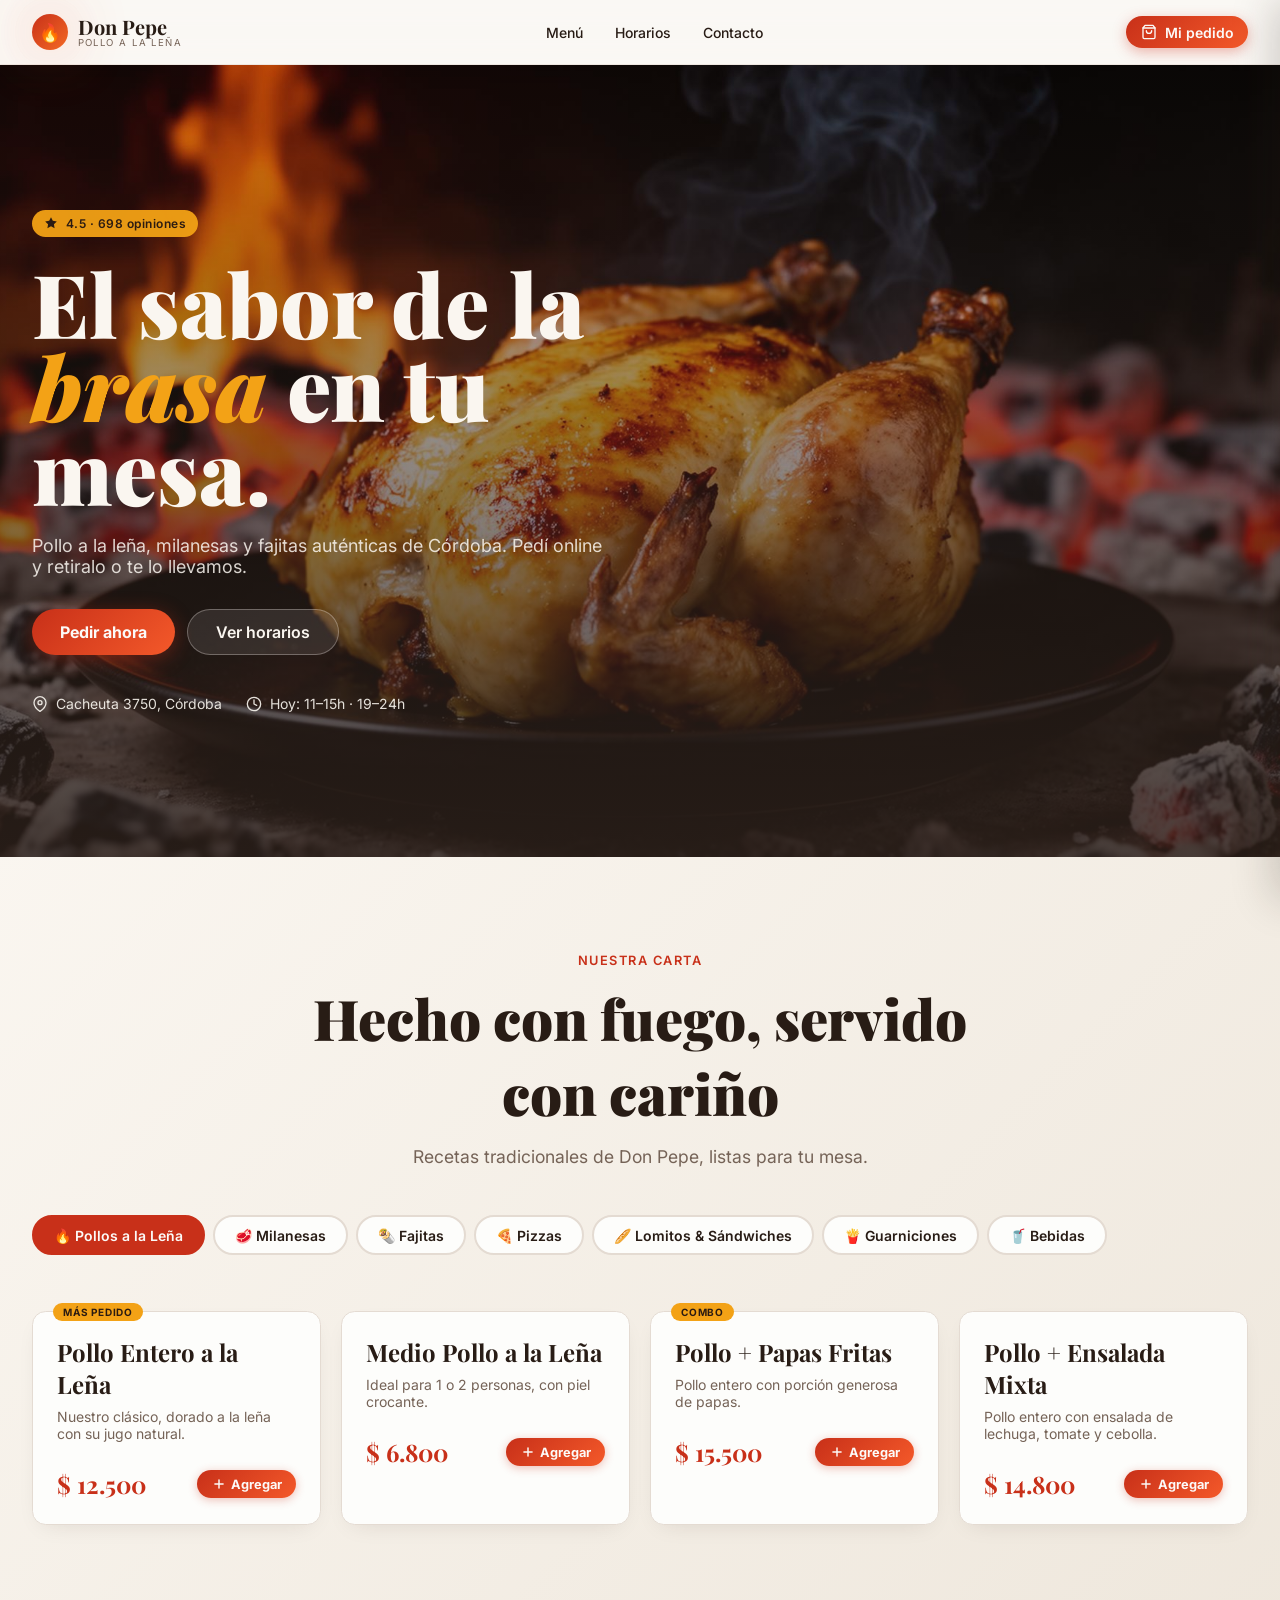
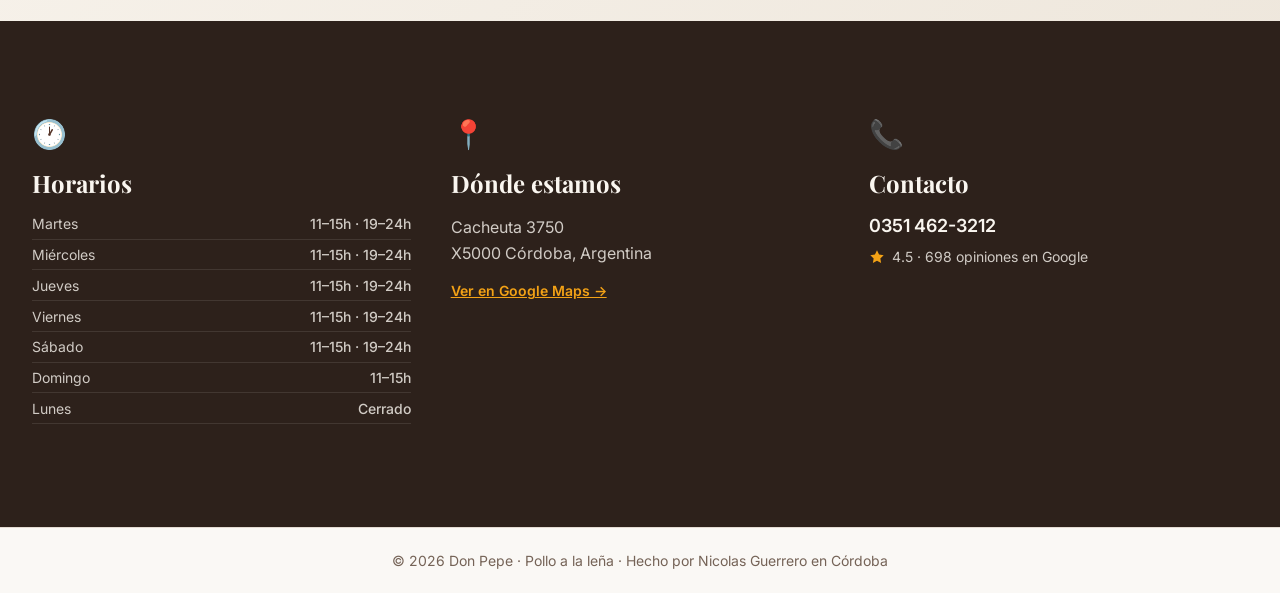
<file: app.html>
<!doctype html>
<html lang="es">
<head>
  <meta charset="UTF-8" />
  <meta name="viewport" content="width=device-width, initial-scale=1.0" />
  <title>Don Pepe — Pollo a la Leña en Córdoba | Pedí Online</title>
  <meta name="description" content="Pedí online en Don Pepe: pollo a la leña, milanesas, fajitas y pizzas en Córdoba. Retiro en local o delivery. Cacheuta 3750." />
  <meta property="og:title" content="Don Pepe — Pollo a la Leña en Córdoba" />
  <meta property="og:description" content="Pedí online: pollo a la leña, milanesas, fajitas y más. Retiro o delivery." />
  <meta property="og:type" content="website" />
  <link rel="preconnect" href="https://fonts.googleapis.com" />
  <link rel="preconnect" href="https://fonts.gstatic.com" crossorigin />
  <link href="https://fonts.googleapis.com/css2?family=Playfair+Display:ital,wght@0,700;0,900;1,700;1,900&family=Inter:wght@400;500;600;700&display=swap" rel="stylesheet" />
  <link rel="stylesheet" href="styles.css" />
</head>
<body>

  <!-- ═══════════════════════════ HEADER ═══════════════════════════ -->
  <header id="header">
    <div class="container header-inner">
      <a href="#inicio" class="logo-link">
        <div class="logo-icon">🔥</div>
        <div class="logo-text">
          <p>Don Pepe</p>
          <p>Pollo a la leña</p>
        </div>
      </a>
      <nav class="header-nav">
        <a href="#menu">Menú</a>
        <a href="#info">Horarios</a>
        <a href="#contacto">Contacto</a>
      </nav>
      <button class="btn-cart" id="btn-open-cart" aria-label="Abrir carrito">
        <svg xmlns="http://www.w3.org/2000/svg" viewBox="0 0 24 24" fill="none" stroke="currentColor" stroke-width="2" stroke-linecap="round" stroke-linejoin="round">
          <path d="M6 2 3 6v14a2 2 0 0 0 2 2h14a2 2 0 0 0 2-2V6l-3-4z"/><line x1="3" y1="6" x2="21" y2="6"/><path d="M16 10a4 4 0 0 1-8 0"/>
        </svg>
        <span class="btn-label">Mi pedido</span>
        <span class="cart-badge" id="cart-badge">0</span>
      </button>
    </div>
  </header>

  <!-- ═══════════════════════════ HERO ═══════════════════════════ -->
  <section id="inicio">
    <div class="hero-bg">
      <img src="src/assets/hero-pollo.jpg" alt="Pollo a la leña dorado de Don Pepe" />
      <div class="hero-overlay"></div>
    </div>
    <div class="hero-content container">
      <div class="hero-inner">
        <span class="hero-badge">
          <svg xmlns="http://www.w3.org/2000/svg" viewBox="0 0 24 24" fill="currentColor" style="width:0.875rem;height:0.875rem"><path d="M12 2l3.09 6.26L22 9.27l-5 4.87 1.18 6.88L12 17.77l-6.18 3.25L7 14.14 2 9.27l6.91-1.01L12 2z"/></svg>
          4.5 · 698 opiniones
        </span>
        <h1 class="hero-title">El sabor de la <em>brasa</em> en tu mesa.</h1>
        <p class="hero-desc">Pollo a la leña, milanesas y fajitas auténticas de Córdoba. Pedí online y retiralo o te lo llevamos.</p>
        <div class="hero-btns">
          <a href="#menu" class="btn-ember">Pedir ahora</a>
          <a href="#info" class="btn-outline-cream">Ver horarios</a>
        </div>
        <div class="hero-meta">
          <span>
            <svg xmlns="http://www.w3.org/2000/svg" viewBox="0 0 24 24" fill="none" stroke="currentColor" stroke-width="2" stroke-linecap="round" stroke-linejoin="round"><path d="M21 10c0 7-9 13-9 13s-9-6-9-13a9 9 0 0 1 18 0z"/><circle cx="12" cy="10" r="3"/></svg>
            Cacheuta 3750, Córdoba
          </span>
          <span>
            <svg xmlns="http://www.w3.org/2000/svg" viewBox="0 0 24 24" fill="none" stroke="currentColor" stroke-width="2" stroke-linecap="round" stroke-linejoin="round"><circle cx="12" cy="12" r="10"/><polyline points="12 6 12 12 16 14"/></svg>
            Hoy: 11–15h · 19–24h
          </span>
        </div>
      </div>
    </div>
  </section>

  <!-- ═══════════════════════════ MENU ═══════════════════════════ -->
  <section id="menu">
    <div class="container">
      <div class="menu-header">
        <p class="section-label">Nuestra carta</p>
        <h2 class="section-title">Hecho con fuego, servido con cariño</h2>
        <p class="section-subtitle">Recetas tradicionales de Don Pepe, listas para tu mesa.</p>
      </div>
      <div class="tabs-wrapper" id="category-tabs"></div>
      <div class="menu-grid" id="menu-grid"></div>
    </div>
  </section>

  <!-- ═══════════════════════════ INFO ═══════════════════════════ -->
  <section id="info">
    <div class="container">
      <div class="info-grid">
        <div>
          <div class="info-icon">🕐</div>
          <h3 class="info-title">Horarios</h3>
          <ul class="schedule-list">
            <li><span>Martes</span><span>11–15h · 19–24h</span></li>
            <li><span>Miércoles</span><span>11–15h · 19–24h</span></li>
            <li><span>Jueves</span><span>11–15h · 19–24h</span></li>
            <li><span>Viernes</span><span>11–15h · 19–24h</span></li>
            <li><span>Sábado</span><span>11–15h · 19–24h</span></li>
            <li><span>Domingo</span><span>11–15h</span></li>
            <li><span>Lunes</span><span>Cerrado</span></li>
          </ul>
        </div>
        <div>
          <div class="info-icon">📍</div>
          <h3 class="info-title">Dónde estamos</h3>
          <p class="info-address">Cacheuta 3750<br>X5000 Córdoba, Argentina</p>
          <a href="https://maps.google.com/?q=Cacheuta+3750+Córdoba" target="_blank" rel="noopener" class="link-mustard">
            Ver en Google Maps →
          </a>
        </div>
        <div id="contacto">
          <div class="info-icon">📞</div>
          <h3 class="info-title">Contacto</h3>
          <a href="tel:+543514623212" class="info-phone">0351 462-3212</a>
          <div class="info-rating">
            <svg xmlns="http://www.w3.org/2000/svg" viewBox="0 0 24 24"><path d="M12 2l3.09 6.26L22 9.27l-5 4.87 1.18 6.88L12 17.77l-6.18 3.25L7 14.14 2 9.27l6.91-1.01L12 2z"/></svg>
            4.5 · 698 opiniones en Google
          </div>
        </div>
      </div>
    </div>
  </section>

  <footer>
    © <span id="footer-year"></span> Don Pepe · Pollo a la leña · Hecho por Nicolas Guerrero en Córdoba
  </footer>

  <!-- ═══════════════════════════ CART DRAWER ═══════════════════════════ -->
  <div class="drawer-overlay" id="drawer-overlay"></div>
  <aside class="drawer" id="cart-drawer" role="dialog" aria-modal="true" aria-label="Tu pedido">
    <div class="drawer-header">
      <div class="drawer-title">
        <svg xmlns="http://www.w3.org/2000/svg" viewBox="0 0 24 24" fill="none" stroke="currentColor" stroke-width="2" stroke-linecap="round" stroke-linejoin="round">
          <path d="M6 2 3 6v14a2 2 0 0 0 2 2h14a2 2 0 0 0 2-2V6l-3-4z"/><line x1="3" y1="6" x2="21" y2="6"/><path d="M16 10a4 4 0 0 1-8 0"/>
        </svg>
        Tu pedido
        <span class="count-label" id="drawer-count"></span>
      </div>
      <button class="btn-close" id="btn-close-cart" aria-label="Cerrar">
        <svg xmlns="http://www.w3.org/2000/svg" viewBox="0 0 24 24" fill="none" stroke="currentColor" stroke-width="2" stroke-linecap="round" stroke-linejoin="round">
          <line x1="18" y1="6" x2="6" y2="18"/><line x1="6" y1="6" x2="18" y2="18"/>
        </svg>
      </button>
    </div>

    <div class="drawer-body" id="drawer-body">
      <!-- renderizado por app.js -->
    </div>

    <div class="drawer-footer" id="drawer-footer" style="display:none">
      <div class="totals">
        <div class="total-row" id="row-subtotal"><span>Subtotal</span><span id="val-subtotal"></span></div>
        <div class="total-row muted" id="row-delivery" style="display:none"><span>Envío</span><span id="val-delivery"></span></div>
        <hr class="total-divider" />
        <div class="total-final"><span>Total</span><span id="val-total"></span></div>
      </div>
      <button class="btn-whatsapp" id="btn-send">
        <svg xmlns="http://www.w3.org/2000/svg" viewBox="0 0 24 24" fill="none" stroke="currentColor" stroke-width="2" stroke-linecap="round" stroke-linejoin="round">
          <path d="M21 15a2 2 0 0 1-2 2H7l-4 4V5a2 2 0 0 1 2-2h14a2 2 0 0 1 2 2z"/>
        </svg>
        Enviar pedido por WhatsApp
      </button>
      <button class="btn-clear" id="btn-clear">Vaciar carrito</button>
    </div>
  </aside>

  <!-- ═══════════════════════════ TOASTS ═══════════════════════════ -->
  <div id="toast-container" aria-live="polite"></div>

  <script src="app.js"></script>
</body>
</html>
</file>
<file: styles.css>
/* ── Variables del sistema de diseño ── */
:root {
  --bg:           hsl(36 33% 97%);
  --fg:           hsl(20 30% 12%);
  --card:         hsl(36 40% 99%);
  --primary:      hsl(8 78% 44%);
  --primary-fg:   hsl(36 40% 98%);
  --primary-glow: hsl(14 90% 56%);
  --secondary:    hsl(36 45% 92%);
  --muted:        hsl(36 25% 93%);
  --muted-fg:     hsl(25 15% 40%);
  --accent:       hsl(38 90% 52%);
  --accent-fg:    hsl(20 40% 12%);
  --border:       hsl(30 25% 86%);
  --destructive:  hsl(0 75% 50%);
  --charcoal:     hsl(20 25% 14%);
  --ember:        hsl(14 90% 56%);
  --cream:        hsl(36 50% 96%);
  --mustard:      hsl(38 90% 52%);
  --radius:       0.85rem;
  --transition:   all 0.3s cubic-bezier(0.4, 0, 0.2, 1);
  --shadow-card:  0 8px 24px -12px hsl(20 30% 12% / 0.15);
  --shadow-warm:  0 20px 50px -20px hsl(8 78% 44% / 0.35);
  --shadow-glow:  0 0 60px hsl(14 90% 56% / 0.45);
}

/* ── Reset ── */
*, *::before, *::after { box-sizing: border-box; margin: 0; padding: 0; }
html { scroll-behavior: smooth; }
body {
  font-family: 'Inter', system-ui, sans-serif;
  background: var(--bg);
  color: var(--fg);
  min-height: 100svh;
  display: flex;
  flex-direction: column;
}
a { color: inherit; text-decoration: none; }
button { cursor: pointer; border: none; background: none; font: inherit; }
ul { list-style: none; }
img { display: block; max-width: 100%; }
input, textarea, select {
  font: inherit;
  background: var(--bg);
  border: 1px solid var(--border);
  border-radius: calc(var(--radius) - 2px);
  padding: 0.5rem 0.75rem;
  width: 100%;
  transition: var(--transition);
  color: var(--fg);
}
input:focus, textarea:focus { outline: 2px solid var(--primary); outline-offset: 1px; }
svg { vertical-align: middle; }

/* ── Layout container ── */
.container {
  width: 100%;
  max-width: 1400px;
  margin-inline: auto;
  padding-inline: 2rem;
}
@media (max-width: 640px) { .container { padding-inline: 1rem; } }


/* ════════════════════════════════════
   HEADER
════════════════════════════════════ */
#header {
  position: sticky;
  top: 0;
  z-index: 40;
  backdrop-filter: blur(12px);
  background: hsl(36 33% 97% / 0.82);
  border-bottom: 1px solid hsl(30 25% 86% / 0.6);
}
.header-inner {
  display: flex;
  align-items: center;
  justify-content: space-between;
  height: 4rem;
}
.logo-link {
  display: flex;
  align-items: center;
  gap: 0.6rem;
}
.logo-icon {
  width: 2.25rem;
  height: 2.25rem;
  border-radius: 50%;
  background: linear-gradient(135deg, var(--primary), hsl(20 90% 55%));
  display: grid;
  place-items: center;
  box-shadow: var(--shadow-glow);
  font-size: 1.1rem;
  color: var(--primary-fg);
}
.logo-text p:first-child {
  font-family: 'Playfair Display', Georgia, serif;
  font-size: 1.25rem;
  font-weight: 700;
  line-height: 1;
}
.logo-text p:last-child {
  font-size: 0.6rem;
  text-transform: uppercase;
  letter-spacing: 0.15em;
  color: var(--muted-fg);
}
.header-nav {
  display: flex;
  align-items: center;
  gap: 2rem;
  font-size: 0.875rem;
  font-weight: 500;
}
.header-nav a { transition: var(--transition); }
.header-nav a:hover { color: var(--primary); }
@media (max-width: 768px) { .header-nav { display: none; } }

.btn-cart {
  display: flex;
  align-items: center;
  gap: 0.5rem;
  background: linear-gradient(135deg, var(--primary), var(--ember));
  color: var(--primary-fg);
  padding: 0.45rem 0.9rem;
  border-radius: 999px;
  font-size: 0.875rem;
  font-weight: 600;
  position: relative;
  transition: var(--transition);
  box-shadow: 0 4px 14px hsl(8 78% 44% / 0.35);
}
.btn-cart:hover { filter: brightness(1.1); transform: translateY(-1px); }
.btn-cart svg { width: 1rem; height: 1rem; }
@media (max-width: 640px) { .btn-cart .btn-label { display: none; } }

.cart-badge {
  position: absolute;
  top: -4px;
  right: -4px;
  width: 1.25rem;
  height: 1.25rem;
  border-radius: 50%;
  background: var(--accent);
  color: var(--accent-fg);
  font-size: 0.7rem;
  font-weight: 700;
  display: none;
  place-items: center;
}
.cart-badge.visible { display: grid; }


/* ════════════════════════════════════
   HERO
════════════════════════════════════ */
#inicio {
  position: relative;
  overflow: hidden;
}
.hero-bg {
  position: absolute;
  inset: 0;
}
.hero-bg img {
  width: 100%;
  height: 100%;
  object-fit: cover;
  animation: flicker 8s ease-in-out infinite;
}
.hero-overlay {
  position: absolute;
  inset: 0;
  background: linear-gradient(180deg, hsl(20 25% 14% / 0.2), hsl(20 25% 14% / 0.85));
}
.hero-content {
  position: relative;
  min-height: 88svh;
  display: flex;
  flex-direction: column;
  justify-content: center;
  padding-block: 5rem;
}
.hero-inner {
  max-width: 42rem;
  animation: floatUp 0.8s ease both;
}
.hero-badge {
  display: inline-flex;
  align-items: center;
  gap: 0.5rem;
  padding: 0.375rem 0.75rem;
  border-radius: 999px;
  background: hsl(38 90% 52% / 0.95);
  color: var(--accent-fg);
  font-size: 0.75rem;
  font-weight: 600;
  letter-spacing: 0.04em;
  margin-bottom: 1.5rem;
}
.hero-title {
  font-family: 'Playfair Display', Georgia, serif;
  font-size: clamp(2.8rem, 8vw, 5.5rem);
  font-weight: 900;
  color: var(--cream);
  line-height: 0.95;
  margin-bottom: 1.5rem;
}
.hero-title em { color: var(--mustard); font-style: italic; }
.hero-desc {
  font-size: 1.125rem;
  color: hsl(36 50% 96% / 0.85);
  margin-bottom: 2rem;
  max-width: 36rem;
}
.hero-btns {
  display: flex;
  flex-wrap: wrap;
  gap: 0.75rem;
  margin-bottom: 2.5rem;
}
.hero-meta {
  display: flex;
  flex-wrap: wrap;
  gap: 1.5rem;
  font-size: 0.875rem;
  color: hsl(36 50% 96% / 0.9);
}
.hero-meta span { display: flex; align-items: center; gap: 0.5rem; }
.hero-meta svg { width: 1rem; height: 1rem; flex-shrink: 0; }

/* Botones hero */
.btn-ember {
  display: inline-flex;
  align-items: center;
  gap: 0.4rem;
  background: linear-gradient(135deg, var(--primary), var(--ember));
  color: var(--primary-fg);
  padding: 0.75rem 1.75rem;
  border-radius: 999px;
  font-weight: 700;
  font-size: 1rem;
  transition: var(--transition);
  box-shadow: 0 4px 20px hsl(8 78% 44% / 0.4);
  cursor: pointer;
}
.btn-ember:hover { filter: brightness(1.1); transform: translateY(-2px); }

.btn-outline-cream {
  display: inline-flex;
  align-items: center;
  padding: 0.75rem 1.75rem;
  border-radius: 999px;
  font-weight: 600;
  font-size: 1rem;
  border: 1.5px solid hsl(36 50% 96% / 0.3);
  background: hsl(36 50% 96% / 0.1);
  color: var(--cream);
  backdrop-filter: blur(4px);
  transition: var(--transition);
  cursor: pointer;
}
.btn-outline-cream:hover { background: hsl(36 50% 96% / 0.2); }


/* ════════════════════════════════════
   MENÚ
════════════════════════════════════ */
#menu {
  padding-block: 6rem;
  background: linear-gradient(135deg, var(--cream), hsl(36 35% 90%));
}
.menu-header {
  text-align: center;
  max-width: 42rem;
  margin-inline: auto;
  margin-bottom: 3rem;
}
.section-label {
  color: var(--primary);
  font-weight: 600;
  font-size: 0.8rem;
  text-transform: uppercase;
  letter-spacing: 0.12em;
  margin-bottom: 0.75rem;
}
.section-title {
  font-family: 'Playfair Display', Georgia, serif;
  font-size: clamp(2rem, 5vw, 3.5rem);
  font-weight: 900;
  margin-bottom: 1rem;
}
.section-subtitle { color: var(--muted-fg); font-size: 1.1rem; }

/* Tabs de categorías */
.tabs-wrapper {
  display: flex;
  gap: 0.5rem;
  overflow-x: auto;
  padding-bottom: 1rem;
  margin-bottom: 2.5rem;
  margin-inline: -1rem;
  padding-inline: 1rem;
  scrollbar-width: none;
  -ms-overflow-style: none;
}
.tabs-wrapper::-webkit-scrollbar { display: none; }

.tab-btn {
  flex-shrink: 0;
  padding: 0.6rem 1.25rem;
  border-radius: 999px;
  font-size: 0.875rem;
  font-weight: 600;
  border: 2px solid var(--border);
  background: var(--card);
  color: var(--fg);
  transition: var(--transition);
  white-space: nowrap;
  scroll-snap-align: start;
}
.tab-btn:hover { border-color: hsl(8 78% 44% / 0.4); }
.tab-btn.active {
  background: var(--primary);
  color: var(--primary-fg);
  border-color: var(--primary);
  box-shadow: var(--shadow-warm);
}

/* Grilla de platos */
.menu-grid {
  display: grid;
  grid-template-columns: repeat(auto-fill, minmax(280px, 1fr));
  gap: 1.25rem;
}
.menu-card {
  position: relative;
  background: var(--card);
  border: 1px solid var(--border);
  border-radius: var(--radius);
  padding: 1.5rem;
  box-shadow: var(--shadow-card);
  transition: var(--transition);
  animation: floatUp 0.5s ease both;
}
.menu-card:hover {
  box-shadow: var(--shadow-warm);
  transform: translateY(-2px);
}
.menu-card:hover .card-title { color: var(--primary); }

.card-badge {
  position: absolute;
  top: -0.6rem;
  left: 1.25rem;
  padding: 0.2rem 0.625rem;
  background: var(--accent);
  color: var(--accent-fg);
  font-size: 0.625rem;
  font-weight: 700;
  text-transform: uppercase;
  letter-spacing: 0.08em;
  border-radius: 999px;
}
.card-title {
  font-family: 'Playfair Display', Georgia, serif;
  font-size: 1.5rem;
  font-weight: 700;
  margin-bottom: 0.5rem;
  transition: var(--transition);
}
.card-desc {
  font-size: 0.875rem;
  color: var(--muted-fg);
  margin-bottom: 1.25rem;
  min-height: 2.5rem;
}
.card-footer {
  display: flex;
  align-items: center;
  justify-content: space-between;
}
.card-price {
  font-family: 'Playfair Display', Georgia, serif;
  font-size: 1.5rem;
  font-weight: 700;
  color: var(--primary);
}
.btn-add {
  display: inline-flex;
  align-items: center;
  gap: 0.3rem;
  background: linear-gradient(135deg, var(--primary), var(--ember));
  color: var(--primary-fg);
  padding: 0.4rem 0.9rem;
  border-radius: 999px;
  font-size: 0.8rem;
  font-weight: 700;
  transition: var(--transition);
  box-shadow: 0 2px 10px hsl(8 78% 44% / 0.3);
}
.btn-add:hover { filter: brightness(1.1); transform: scale(1.03); }
.btn-add svg { width: 0.875rem; height: 0.875rem; }


/* ════════════════════════════════════
   INFO / FOOTER
════════════════════════════════════ */
#info {
  padding-block: 6rem;
  background: var(--charcoal);
  color: var(--cream);
}
.info-grid {
  display: grid;
  grid-template-columns: repeat(auto-fit, minmax(220px, 1fr));
  gap: 2.5rem;
}
.info-icon {
  font-size: 1.75rem;
  margin-bottom: 1rem;
  color: var(--mustard);
}
.info-title {
  font-family: 'Playfair Display', Georgia, serif;
  font-size: 1.5rem;
  font-weight: 700;
  margin-bottom: 1rem;
}
.schedule-list li {
  display: flex;
  justify-content: space-between;
  border-bottom: 1px solid hsl(36 50% 96% / 0.1);
  padding-bottom: 0.4rem;
  margin-bottom: 0.4rem;
  font-size: 0.875rem;
  color: hsl(36 50% 96% / 0.8);
}
.schedule-list li span:last-child { font-weight: 500; }
.info-address { color: hsl(36 50% 96% / 0.8); line-height: 1.6; }
.link-mustard {
  display: inline-block;
  margin-top: 1rem;
  color: var(--mustard);
  font-size: 0.875rem;
  font-weight: 600;
  text-decoration: underline;
}
.info-phone {
  font-size: 1.125rem;
  font-weight: 600;
  color: var(--cream);
  display: block;
}
.info-phone:hover { color: var(--mustard); }
.info-rating {
  display: flex;
  align-items: center;
  gap: 0.4rem;
  margin-top: 0.75rem;
  font-size: 0.875rem;
  color: hsl(36 50% 96% / 0.8);
}
.info-rating svg { width: 1rem; height: 1rem; color: var(--mustard); fill: currentColor; }

footer {
  padding-block: 1.5rem;
  text-align: center;
  font-size: 0.875rem;
  color: var(--muted-fg);
  border-top: 1px solid var(--border);
}


/* ════════════════════════════════════
   CART DRAWER
════════════════════════════════════ */
.drawer-overlay {
  position: fixed;
  inset: 0;
  background: hsl(0 0% 0% / 0.45);
  z-index: 50;
  opacity: 0;
  pointer-events: none;
  transition: opacity 0.3s ease;
}
.drawer-overlay.open {
  opacity: 1;
  pointer-events: auto;
}
.drawer {
  position: fixed;
  top: 0;
  right: 0;
  bottom: 0;
  width: min(100vw, 440px);
  background: var(--card);
  z-index: 51;
  display: flex;
  flex-direction: column;
  transform: translateX(100%);
  transition: transform 0.35s cubic-bezier(0.4, 0, 0.2, 1);
  box-shadow: -8px 0 40px hsl(20 30% 12% / 0.2);
}
.drawer.open { transform: translateX(0); }

.drawer-header {
  display: flex;
  align-items: center;
  justify-content: space-between;
  padding: 1rem 1.5rem;
  border-bottom: 1px solid var(--border);
  flex-shrink: 0;
}
.drawer-title {
  font-family: 'Playfair Display', Georgia, serif;
  font-size: 1.5rem;
  font-weight: 700;
  display: flex;
  align-items: center;
  gap: 0.5rem;
}
.drawer-title svg { width: 1.25rem; height: 1.25rem; color: var(--primary); }
.drawer-title .count-label {
  font-family: 'Inter', system-ui, sans-serif;
  font-size: 0.875rem;
  color: var(--muted-fg);
  font-weight: 400;
}
.btn-close {
  width: 2rem;
  height: 2rem;
  border-radius: 50%;
  border: 1px solid var(--border);
  display: grid;
  place-items: center;
  color: var(--muted-fg);
  transition: var(--transition);
}
.btn-close:hover { background: var(--muted); color: var(--fg); }
.btn-close svg { width: 1rem; height: 1rem; }

/* Cuerpo del drawer */
.drawer-body {
  flex: 1;
  overflow-y: auto;
  padding: 1.5rem;
}
.cart-empty {
  display: flex;
  flex-direction: column;
  align-items: center;
  justify-content: center;
  min-height: 200px;
  gap: 0.5rem;
  color: var(--muted-fg);
  text-align: center;
}
.cart-empty svg { width: 3rem; height: 3rem; opacity: 0.3; }
.cart-empty .hint { font-size: 0.875rem; }

.cart-items { display: flex; flex-direction: column; }
.cart-item {
  display: flex;
  gap: 0.75rem;
  padding-block: 1rem;
  border-bottom: 1px solid hsl(30 25% 86% / 0.6);
}
.cart-item-info { flex: 1; }
.cart-item-name { font-weight: 600; line-height: 1.3; }
.cart-item-unit { font-size: 0.875rem; color: var(--primary); font-weight: 700; margin-top: 0.2rem; }
.qty-controls {
  display: flex;
  align-items: center;
  gap: 0.4rem;
  margin-top: 0.5rem;
}
.btn-qty {
  width: 1.75rem;
  height: 1.75rem;
  border-radius: 50%;
  border: 1px solid var(--border);
  display: grid;
  place-items: center;
  color: var(--fg);
  transition: var(--transition);
}
.btn-qty:hover { background: var(--muted); }
.btn-qty svg { width: 0.75rem; height: 0.75rem; }
.qty-val { width: 1.5rem; text-align: center; font-weight: 600; font-size: 0.875rem; }
.btn-remove { color: var(--destructive); margin-left: auto; }
.btn-remove:hover { opacity: 0.7; }
.btn-remove svg { width: 1rem; height: 1rem; }
.cart-item-subtotal { font-weight: 700; white-space: nowrap; align-self: center; }

/* Selector de modalidad */
.form-section { margin-top: 1.5rem; display: flex; flex-direction: column; gap: 1rem; }
.form-label { font-size: 0.875rem; font-weight: 600; margin-bottom: 0.4rem; display: block; }
.mode-grid { display: grid; grid-template-columns: 1fr 1fr; gap: 0.5rem; }
.mode-option {
  border: 2px solid var(--border);
  border-radius: var(--radius);
  padding: 0.75rem;
  cursor: pointer;
  transition: var(--transition);
  user-select: none;
}
.mode-option.active { border-color: var(--primary); background: hsl(8 78% 44% / 0.05); }
.mode-option .mode-title { font-size: 0.875rem; font-weight: 600; }
.mode-option .mode-sub { font-size: 0.75rem; color: var(--muted-fg); margin-top: 0.15rem; }
.field-hidden { display: none; }

.delivery-status {
  margin-top: 0.45rem;
  font-size: 0.8rem;
  font-weight: 600;
  color: hsl(142 72% 29%);
}
.delivery-status.warn {
  color: hsl(0 75% 43%);
}
.delivery-map-wrap {
  border: 1px solid var(--border);
  border-radius: calc(var(--radius) - 2px);
  overflow: hidden;
  margin-top: 0.5rem;
  box-shadow: inset 0 0 0 1px hsl(0 0% 100% / 0.15);
}
#delivery-map {
  width: 100%;
  height: 220px;
  background: hsl(36 20% 92%);
}
.delivery-map-help {
  margin-top: 0.4rem;
  font-size: 0.75rem;
  color: var(--muted-fg);
}
@media (max-width: 640px) {
  #delivery-map { height: 180px; }
}

/* Pie del drawer */
.drawer-footer {
  border-top: 1px solid var(--border);
  background: hsl(36 25% 93% / 0.3);
  padding: 1rem 1.5rem;
  flex-shrink: 0;
}
.totals { font-size: 0.875rem; margin-bottom: 0.75rem; }
.total-row { display: flex; justify-content: space-between; padding-block: 0.2rem; }
.total-row.muted { color: var(--muted-fg); }
.total-divider { border: none; border-top: 1px solid var(--border); margin-block: 0.4rem; }
.total-final {
  display: flex;
  justify-content: space-between;
  font-family: 'Playfair Display', Georgia, serif;
  font-size: 1.25rem;
  font-weight: 700;
  margin-top: 0.4rem;
}
.total-final span:last-child { color: var(--primary); }

.btn-whatsapp {
  display: flex;
  align-items: center;
  justify-content: center;
  gap: 0.5rem;
  width: 100%;
  background: linear-gradient(135deg, var(--primary), var(--ember));
  color: var(--primary-fg);
  padding: 0.85rem;
  border-radius: 999px;
  font-weight: 700;
  font-size: 1rem;
  margin-top: 0.75rem;
  transition: var(--transition);
  box-shadow: 0 4px 20px hsl(8 78% 44% / 0.35);
}
.btn-whatsapp:hover { filter: brightness(1.1); transform: translateY(-1px); }
.btn-whatsapp svg { width: 1.25rem; height: 1.25rem; }

.btn-clear {
  display: block;
  width: 100%;
  margin-top: 0.5rem;
  font-size: 0.75rem;
  color: var(--muted-fg);
  text-align: center;
  padding: 0.3rem;
  transition: var(--transition);
}
.btn-clear:hover { color: var(--destructive); }


/* ════════════════════════════════════
   TOASTS
════════════════════════════════════ */
#toast-container {
  position: fixed;
  bottom: 1.5rem;
  right: 1.5rem;
  z-index: 100;
  display: flex;
  flex-direction: column;
  gap: 0.5rem;
  pointer-events: none;
}
.toast {
  display: flex;
  align-items: center;
  gap: 0.5rem;
  background: var(--charcoal);
  color: var(--cream);
  padding: 0.75rem 1rem;
  border-radius: var(--radius);
  font-size: 0.875rem;
  font-weight: 500;
  box-shadow: 0 4px 20px hsl(0 0% 0% / 0.3);
  animation: slideIn 0.3s ease both;
  pointer-events: auto;
  max-width: 320px;
}
.toast.error   { background: var(--destructive); }
.toast.success { background: hsl(142 72% 29%); }
.toast svg { width: 1rem; height: 1rem; flex-shrink: 0; }


/* ════════════════════════════════════
   ANIMACIONES
════════════════════════════════════ */
@keyframes floatUp {
  from { opacity: 0; transform: translateY(20px); }
  to   { opacity: 1; transform: translateY(0); }
}
@keyframes flicker {
  0%, 100% { opacity: 1; }
  50%       { opacity: 0.92; }
}
@keyframes slideIn {
  from { opacity: 0; transform: translateX(20px); }
  to   { opacity: 1; transform: translateX(0); }
}
@keyframes fadeOut {
  to { opacity: 0; transform: translateX(20px); }
}
</file>
